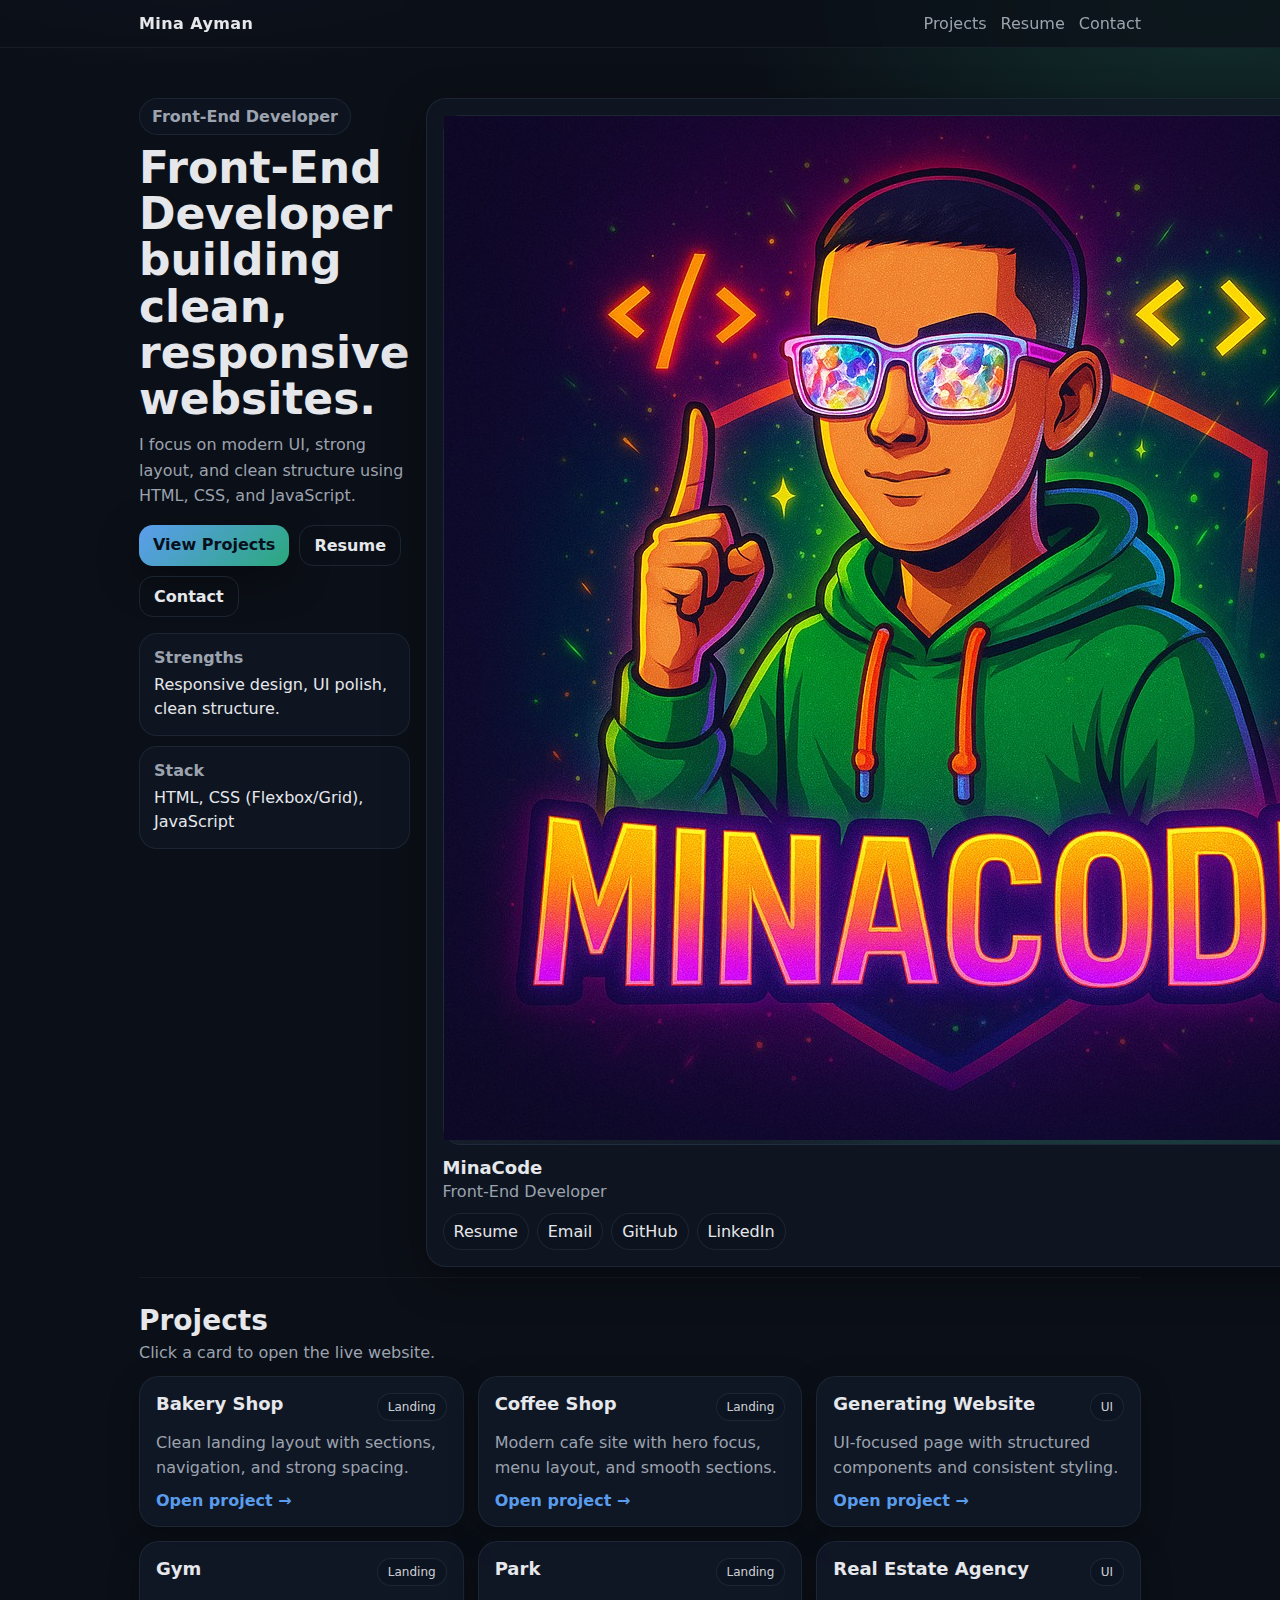
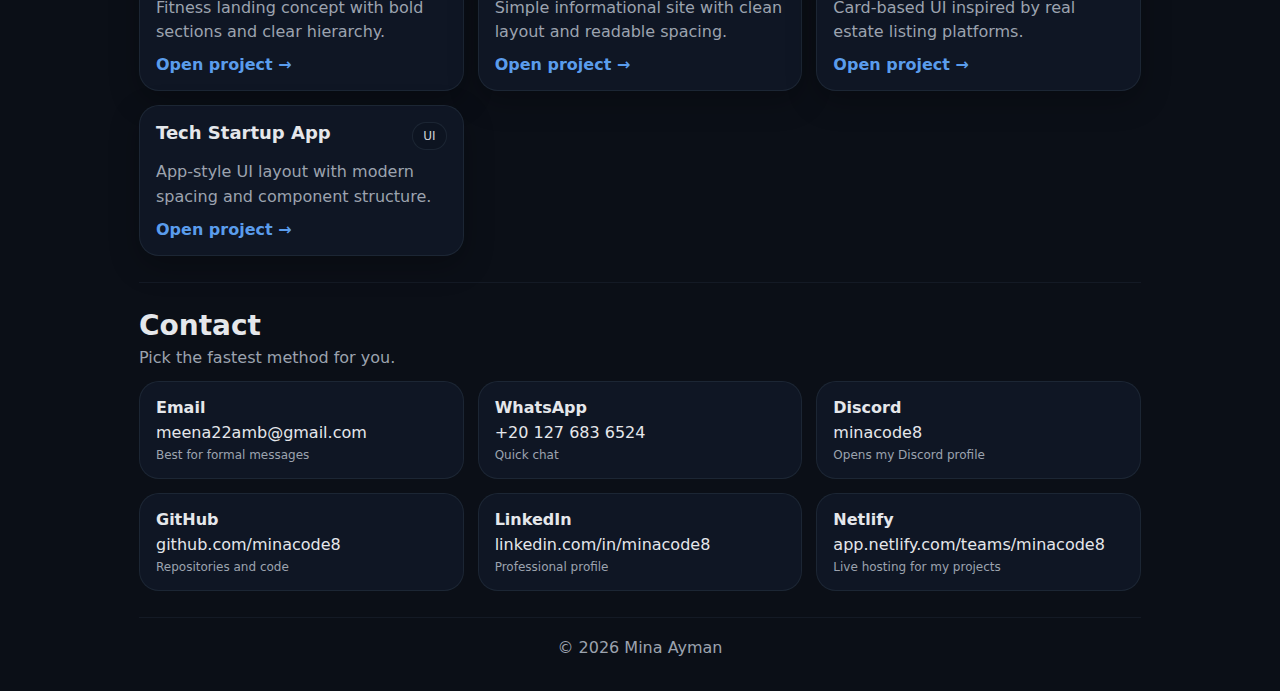
<file: portfolio/index.html>
<!doctype html>
<html lang="en">
<head>
  <meta charset="utf-8" />
  <meta name="viewport" content="width=device-width, initial-scale=1" />
  <title>Mina Ayman | Front-End Developer</title>
  <meta name="description" content="Front-end developer portfolio of Mina Ayman: responsive websites built with HTML, CSS, and JavaScript." />
  <meta name="theme-color" content="#0b0f17" />
  <link rel="stylesheet" href="styles.css" />
</head>

<body>
  <div class="cursor-spotlight" aria-hidden="true"></div>

  <header class="topbar">
    <div class="topbar-inner">
      <a class="brand" href="#top" aria-label="Go to top">Mina Ayman</a>

      <nav class="nav" aria-label="Primary">
        <a href="#projects">Projects</a>
        <a href="resume.pdf" target="_blank" rel="noreferrer">Resume</a>
        <a href="#contact">Contact</a>
      </nav>
    </div>
  </header>

  <main id="top" class="wrap">
    <section class="hero" aria-label="Intro">
      <div class="hero-text">
        <div class="badge">Front-End Developer</div>

        <h1>Front-End Developer building clean, responsive websites.</h1>
        <p class="hero-sub">
          I focus on modern UI, strong layout, and clean structure using HTML, CSS, and JavaScript.
        </p>

        <div class="hero-actions">
          <a class="btn" href="#projects">View Projects</a>
          <a class="btn ghost" href="resume.pdf" target="_blank" rel="noreferrer">Resume</a>
          <a class="btn ghost" href="#contact">Contact</a>
        </div>

        <div class="hero-mini" role="list">
          <div class="mini-card" role="listitem">
            <div class="mini-title">Strengths</div>
            <div class="mini-text">Responsive design, UI polish, clean structure.</div>
          </div>
          <div class="mini-card" role="listitem">
            <div class="mini-title">Stack</div>
            <div class="mini-text">HTML, CSS (Flexbox/Grid), JavaScript</div>
          </div>
        </div>
      </div>

      <aside class="hero-side" aria-label="Profile">
        <div class="profile-card">
          <div class="avatar" aria-hidden="true">
            <img src="images/logo.jpeg" alt="" loading="lazy" />
          </div>

          <div class="profile-info">
            <div class="profile-name">MinaCode</div>
            <div class="profile-role">Front-End Developer</div>
          </div>

          <div class="profile-links">
            <a class="pill" href="resume.pdf" target="_blank" rel="noreferrer">Resume</a>
            <a class="pill" href="mailto:meena22amb@gmail.com">Email</a>
            <a class="pill" href="https://github.com/minacode8" target="_blank" rel="noreferrer">GitHub</a>
            <a class="pill" href="https://www.linkedin.com/in/mina-ayman-5130a0269/" target="_blank" rel="noreferrer">LinkedIn</a>
          </div>
        </div>
      </aside>
    </section>

    <section id="projects" class="section" aria-label="Projects">
      <div class="section-head">
        <h2>Projects</h2>
        <p class="section-sub">Click a card to open the live website.</p>
      </div>

      <div class="grid">
        <a class="card" href="./bakery-shop/" target="_blank" rel="noreferrer" aria-label="Open Bakery Shop project">
          <div class="card-top">
            <div class="card-title">Bakery Shop</div>
            <div class="tag">Landing</div>
          </div>
          <div class="card-desc">Clean landing layout with sections, navigation, and strong spacing.</div>
          <div class="card-cta">Open project <span aria-hidden="true">→</span></div>
        </a>

        <a class="card" href="./coffee-shop/" target="_blank" rel="noreferrer" aria-label="Open Coffee Shop project">
          <div class="card-top">
            <div class="card-title">Coffee Shop</div>
            <div class="tag">Landing</div>
          </div>
          <div class="card-desc">Modern cafe site with hero focus, menu layout, and smooth sections.</div>
          <div class="card-cta">Open project <span aria-hidden="true">→</span></div>
        </a>

        <a class="card" href="./generating-website/" target="_blank" rel="noreferrer" aria-label="Open Generating Website project">
          <div class="card-top">
            <div class="card-title">Generating Website</div>
            <div class="tag">UI</div>
          </div>
          <div class="card-desc">UI-focused page with structured components and consistent styling.</div>
          <div class="card-cta">Open project <span aria-hidden="true">→</span></div>
        </a>

        <a class="card" href="./gym/" target="_blank" rel="noreferrer" aria-label="Open Gym project">
          <div class="card-top">
            <div class="card-title">Gym</div>
            <div class="tag">Landing</div>
          </div>
          <div class="card-desc">Fitness landing concept with bold sections and clear hierarchy.</div>
          <div class="card-cta">Open project <span aria-hidden="true">→</span></div>
        </a>

        <a class="card" href="./park/" target="_blank" rel="noreferrer" aria-label="Open Park project">
          <div class="card-top">
            <div class="card-title">Park</div>
            <div class="tag">Landing</div>
          </div>
          <div class="card-desc">Simple informational site with clean layout and readable spacing.</div>
          <div class="card-cta">Open project <span aria-hidden="true">→</span></div>
        </a>

        <a class="card" href="./real-estate-agency/" target="_blank" rel="noreferrer" aria-label="Open Real Estate Agency project">
          <div class="card-top">
            <div class="card-title">Real Estate Agency</div>
            <div class="tag">UI</div>
          </div>
          <div class="card-desc">Card-based UI inspired by real estate listing platforms.</div>
          <div class="card-cta">Open project <span aria-hidden="true">→</span></div>
        </a>

        <a class="card" href="./tech-startup-app/" target="_blank" rel="noreferrer" aria-label="Open Tech Startup App project">
          <div class="card-top">
            <div class="card-title">Tech Startup App</div>
            <div class="tag">UI</div>
          </div>
          <div class="card-desc">App-style UI layout with modern spacing and component structure.</div>
          <div class="card-cta">Open project <span aria-hidden="true">→</span></div>
        </a>
      </div>
    </section>

    <section id="contact" class="section" aria-label="Contact">
      <div class="section-head">
        <h2>Contact</h2>
        <p class="section-sub">Pick the fastest method for you.</p>
      </div>

      <div class="contact-grid">
        <a class="contact-card" href="mailto:meena22amb@gmail.com" aria-label="Email me at meena22amb@gmail.com">
          <div class="contact-title">Email</div>
          <div class="contact-value">meena22amb@gmail.com</div>
          <div class="contact-note">Best for formal messages</div>
        </a>

        <a class="contact-card" href="https://wa.me/201276836524" target="_blank" rel="noreferrer" aria-label="Chat with me on WhatsApp">
          <div class="contact-title">WhatsApp</div>
          <div class="contact-value">+20 127 683 6524</div>
          <div class="contact-note">Quick chat</div>
        </a>

        <a class="contact-card" href="https://discord.com/users/1356228217220104323" target="_blank" rel="noreferrer" aria-label="Visit my GitHub profile">
          <div class="contact-title">Discord</div>
          <div class="contact-value">minacode8</div>
          <div class="contact-note">Opens my Discord profile</div>
        </a>

        <a class="contact-card" href="https://github.com/minacode8" target="_blank" rel="noreferrer" aria-label="Visit my GitHub profile">
          <div class="contact-title">GitHub</div>
          <div class="contact-value">github.com/minacode8</div>
          <div class="contact-note">Repositories and code</div>
        </a>

        <a class="contact-card" href="https://www.linkedin.com/in/minacode8" target="_blank" rel="noreferrer" aria-label="Visit my LinkedIn profile">
          <div class="contact-title">LinkedIn</div>
          <div class="contact-value">linkedin.com/in/minacode8</div>
          <div class="contact-note">Professional profile</div>
        </a>

        <a class="contact-card" href="https://app.netlify.com/teams/minacode8" target="_blank" rel="noreferrer" aria-label="Open my Netlify live portfolio site">
          <div class="contact-title">Netlify</div>
          <div class="contact-value">app.netlify.com/teams/minacode8</div>
          <div class="contact-note">Live hosting for my projects</div>
        </a>
      </div>
    </section>

    <footer class="footer">
      <div>© <span id="year"></span> Mina Ayman</div>
    </footer>
  </main>

  <script>
    const yearEl = document.getElementById("year");
    if (yearEl) yearEl.textContent = new Date().getFullYear();

    const spotlight = document.querySelector(".cursor-spotlight");

    window.addEventListener("pointermove", (e) => {
      const x = (e.clientX / window.innerWidth) * 100;
      const y = (e.clientY / window.innerHeight) * 100;
      spotlight.style.setProperty("--mx", x + "%");
      spotlight.style.setProperty("--my", y + "%");
    }, { passive: true });

    const targets = document.querySelectorAll(".btn, .card, .contact-card, .pill");

    targets.forEach((el) => {
      el.classList.add("ripple");

      el.addEventListener("pointerdown", (e) => {
        if (e.pointerType === "mouse" && e.button !== 0) return;

        const rect = el.getBoundingClientRect();
        const ripple = document.createElement("span");
        ripple.className = "ripple-circle";
        ripple.style.left = (e.clientX - rect.left) + "px";
        ripple.style.top = (e.clientY - rect.top) + "px";

        const oldRipple = el.querySelector(".ripple-circle");
        if (oldRipple) oldRipple.remove();

        el.appendChild(ripple);
        ripple.addEventListener("animationend", () => ripple.remove());
      }, { passive: true });
    });
  </script>
</body>
</html>
</file>
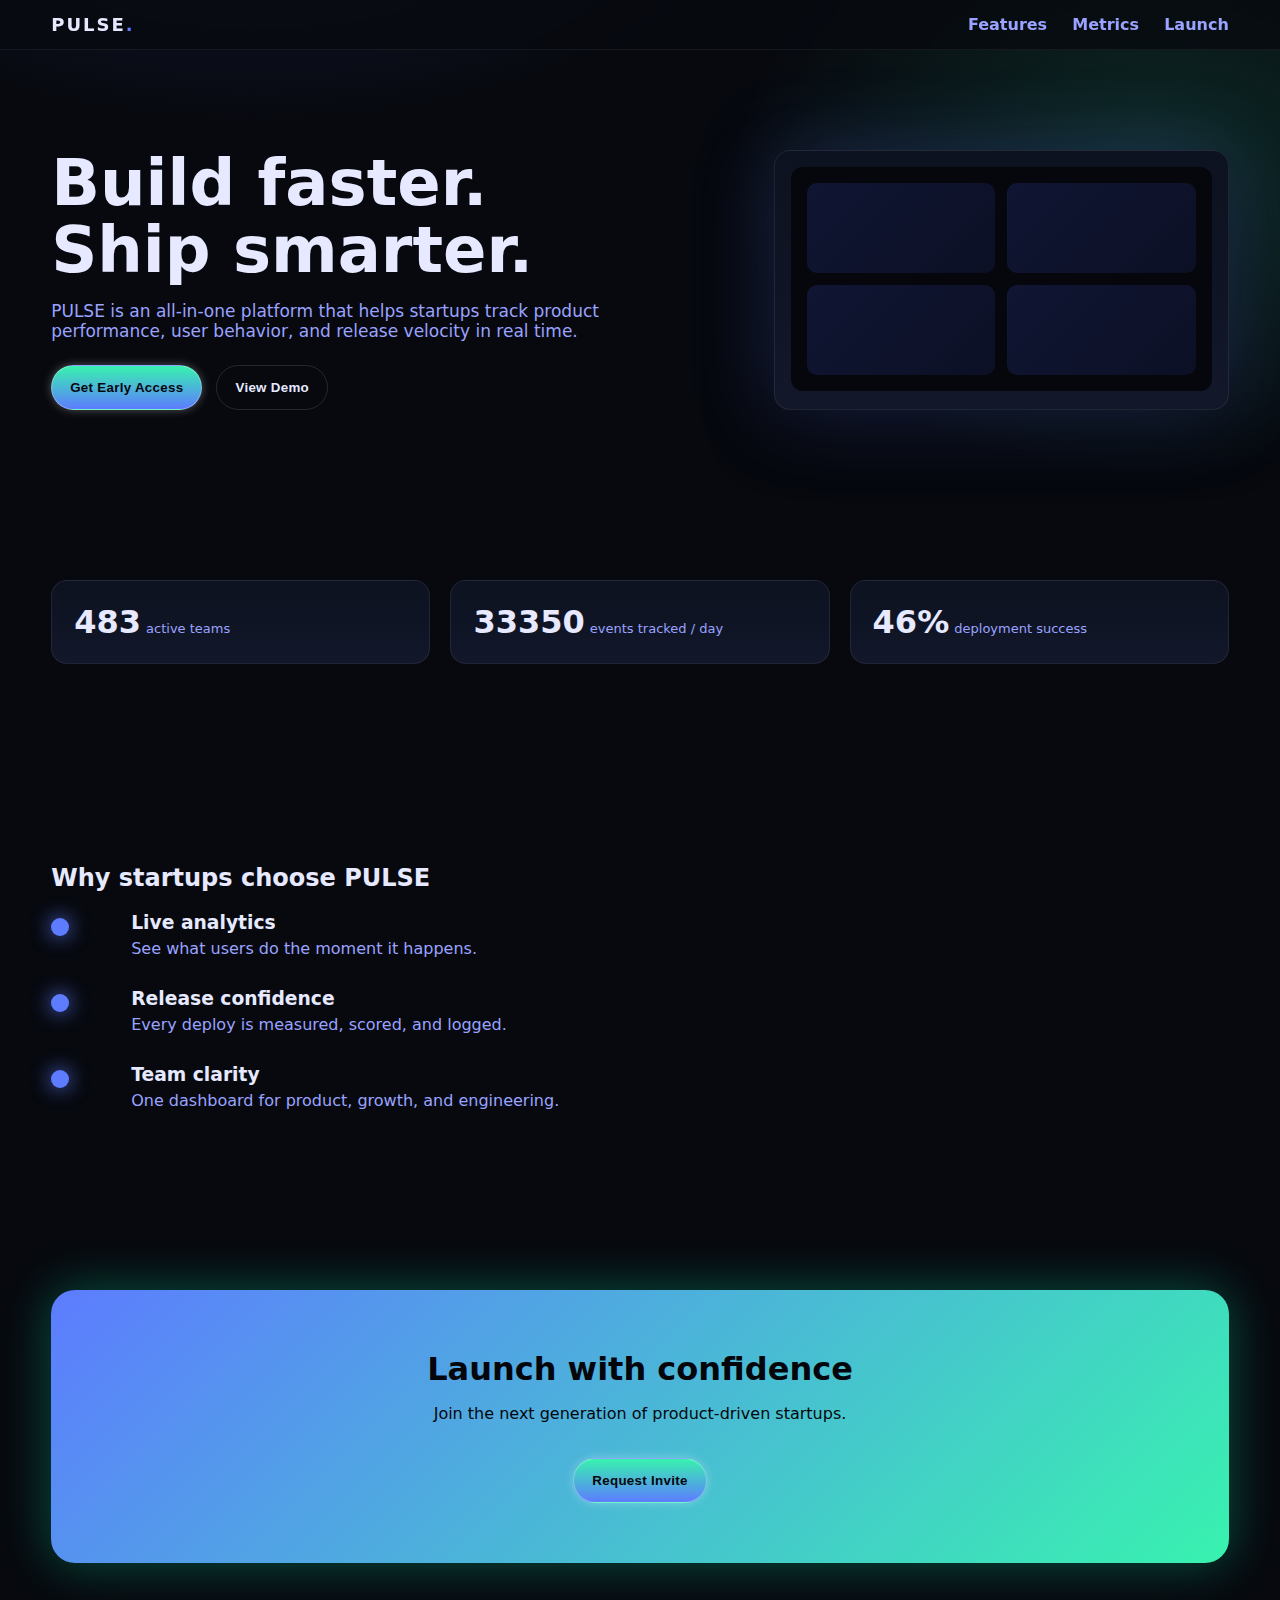
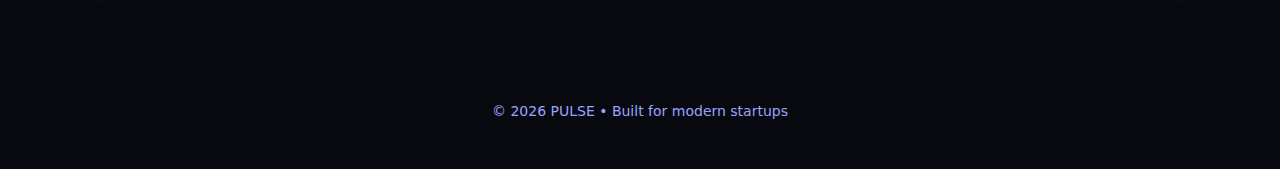
<file: portfolio/tech-startup-app/index.html>
<!DOCTYPE html>
<html lang="en">
<head>
<meta charset="UTF-8">
<meta name="viewport" content="width=device-width, initial-scale=1.0">
<title>PULSE | Tech Startup Platform</title>

<style>
:root{
  --bg:#07090f;
  --panel:#0d1220;
  --panel2:#12172a;
  --text:#e6e9ff;
  --muted:#9aa3ff;
  --accent:#5d7cff;
  --accent2:#38f2af;
  --danger:#ff5d7a;

  --radius:16px;
  --shadow:0 20px 60px rgba(0,0,0,.55);
  --glow:0 0 60px rgba(93,124,255,.35);
  --font: system-ui, -apple-system, Segoe UI, Roboto, Arial;
}

*{box-sizing:border-box}
html{scroll-behavior:smooth}
body{
  margin:0;
  font-family:var(--font);
  color:var(--text);
  background:
    radial-gradient(900px 500px at 20% -10%, rgba(93,124,255,.18), transparent 60%),
    radial-gradient(700px 500px at 90% 10%, rgba(56,242,175,.15), transparent 60%),
    var(--bg);
  overflow-x:hidden;
}

/* NAV */
nav{
  position:sticky;
  top:0;
  z-index:20;
  backdrop-filter: blur(12px);
  background: rgba(7,9,15,.75);
  border-bottom:1px solid rgba(255,255,255,.06);
}
.nav{
  width:min(1200px,92vw);
  margin:auto;
  padding:14px 0;
  display:flex;
  justify-content:space-between;
  align-items:center;
}
.logo{
  font-weight:900;
  letter-spacing:2px;
  font-size:18px;
}
.logo span{color:var(--accent)}
.nav a{
  color:var(--muted);
  text-decoration:none;
  margin-left:20px;
  font-weight:600;
}
.nav a:hover{color:var(--text)}

/* HERO */
header{
  padding:100px 0 80px;
}
.hero{
  width:min(1200px,92vw);
  margin:auto;
  display:grid;
  grid-template-columns:1.2fr .8fr;
  gap:40px;
}
@media(max-width:900px){
  .hero{grid-template-columns:1fr}
}

h1{
  font-size:clamp(36px,5vw,64px);
  line-height:1.05;
  margin:0 0 16px;
}
.lead{
  color:var(--muted);
  font-size:17px;
  max-width:60ch;
}

.actions{
  margin-top:24px;
  display:flex;
  gap:14px;
  flex-wrap:wrap;
}

.btn{
  padding:14px 18px;
  border-radius:999px;
  border:0;
  cursor:pointer;
  font-weight:700;
  letter-spacing:.3px;
}
.btn.primary{
  background:linear-gradient(0,var(--accent),var(--accent2));
  border:1px solid rgba(255,255,255,.3);
  color:#05070d;
  box-shadow:0 0 10px rgba(255,255,255,.3);
}
.btn.ghost{
  background:transparent;
  color:var(--text);
  border:1px solid rgba(255,255,255,.12);
}

/* PRODUCT MOCK */
.mock{
  border-radius:var(--radius);
  background:linear-gradient(180deg,var(--panel),var(--panel2));
  border:1px solid rgba(255,255,255,.08);
  box-shadow:var(--shadow);
  padding:16px;
  position:relative;
}
.mock::after{
  content:"";
  position:absolute;
  inset:-1px;
  border-radius:inherit;
  box-shadow:0 0 80px rgba(93,124,255,.25);
  pointer-events:none;
}
.screen{
  background:#05070d;
  border-radius:12px;
  padding:16px;
  display:grid;
  grid-template-columns:1fr 1fr;
  gap:12px;
}
.tile{
  height:90px;
  border-radius:10px;
  background:linear-gradient(135deg,#101533,#0c1025);
  position:relative;
  overflow:hidden;
}
.tile::before{
  content:"";
  position:absolute;
  inset:0;
  background:linear-gradient(120deg,transparent,rgba(93,124,255,.25),transparent);
  transform:translateX(-100%);
  animation:scan 3s infinite;
}
@keyframes scan{
  to{transform:translateX(100%)}
}

/* METRICS */
.metrics{
  margin-top:80px;
  display:grid;
  grid-template-columns:repeat(3,1fr);
  gap:20px;
}
@media(max-width:800px){
  .metrics{grid-template-columns:1fr}
}
.metric{
  background:linear-gradient(180deg,var(--panel),var(--panel2));
  border-radius:var(--radius);
  padding:22px;
  border:1px solid rgba(255,255,255,.08);
}
.metric strong{
  font-size:32px;
}
.metric span{
  color:var(--muted);
  font-size:13px;
}

/* FEATURES TIMELINE */
section{
  padding:90px 0;
}
.wrap{
  width:min(1200px,92vw);
  margin:auto;
}
.timeline{
  display:grid;
  gap:30px;
}
.step{
  display:grid;
  grid-template-columns:60px 1fr;
  gap:20px;
  align-items:start;
}
.dot{
  width:18px;
  height:18px;
  border-radius:50%;
  background:var(--accent);
  box-shadow:0 0 20px var(--accent);
  margin-top:6px;
}
.step h3{
  margin:0 0 6px;
}
.step p{
  margin:0;
  color:var(--muted);
}

/* CTA */
.cta{
  background:linear-gradient(135deg,var(--accent),var(--accent2));
  color:#04060c;
  border-radius:24px;
  padding:60px 30px;
  text-align:center;
  box-shadow:0 0 50px rgba(0, 255, 187, 0.3);
}
.cta h2{
  margin:0 0 14px;
  font-size:32px;
}

/* FOOTER */
footer{
  padding:50px 0;
  color:var(--muted);
  text-align:center;
  font-size:14px;
}
</style>
</head>

<body>

<nav>
  <div class="nav">
    <div class="logo">PULSE<span>.</span></div>
    <div>
      <a href="#features">Features</a>
      <a href="#metrics">Metrics</a>
      <a href="#launch">Launch</a>
    </div>
  </div>
</nav>

<header>
  <div class="hero">
    <div>
      <h1>Build faster.<br>Ship smarter.</h1>
      <p class="lead">
        PULSE is an all-in-one platform that helps startups track product performance,
        user behavior, and release velocity in real time.
      </p>

      <div class="actions">
        <button class="btn primary">Get Early Access</button>
        <button class="btn ghost">View Demo</button>
      </div>
    </div>

    <div class="mock">
      <div class="screen">
        <div class="tile"></div>
        <div class="tile"></div>
        <div class="tile"></div>
        <div class="tile"></div>
      </div>
    </div>
  </div>
</header>

<section id="metrics">
  <div class="wrap metrics">
    <div class="metric">
      <strong id="m1">0</strong>
      <span>active teams</span>
    </div>
    <div class="metric">
      <strong id="m2">0</strong>
      <span>events tracked / day</span>
    </div>
    <div class="metric">
      <strong id="m3">0%</strong>
      <span>deployment success</span>
    </div>
  </div>
</section>

<section id="features">
  <div class="wrap">
    <h2>Why startups choose PULSE</h2>
    <div class="timeline">
      <div class="step">
        <div class="dot"></div>
        <div>
          <h3>Live analytics</h3>
          <p>See what users do the moment it happens.</p>
        </div>
      </div>
      <div class="step">
        <div class="dot"></div>
        <div>
          <h3>Release confidence</h3>
          <p>Every deploy is measured, scored, and logged.</p>
        </div>
      </div>
      <div class="step">
        <div class="dot"></div>
        <div>
          <h3>Team clarity</h3>
          <p>One dashboard for product, growth, and engineering.</p>
        </div>
      </div>
    </div>
  </div>
</section>

<section id="launch">
  <div class="wrap">
    <div class="cta">
      <h2>Launch with confidence</h2>
      <p>Join the next generation of product-driven startups.</p>
      <br>
      <button class="btn primary">Request Invite</button>
    </div>
  </div>
</section>

<footer>
  © 2026 PULSE • Built for modern startups
</footer>

<script>
/* animated metrics */
const animate=(id,target,suffix="")=>{
  let v=0;
  const el=document.getElementById(id);
  const step=Math.ceil(target/60);
  const i=setInterval(()=>{
    v+=step;
    if(v>=target){v=target;clearInterval(i)}
    el.textContent=v+suffix;
  },30);
};
animate("m1",1240);
animate("m2",87000);
animate("m3",99,"%");
</script>

</body>
</html>
</file>
<file: portfolio/styles.css>
:root{
  --bg:#0b0f17;
  --panel: rgba(17,24,39,.65);
  --panel2: rgba(17,24,39,.85);
  --line: rgba(31,41,55,.85);
  --text:#e5e7eb;
  --muted:#9ca3af;
  --a1:#60a5fa;
  --a2:#34d399;
  --shadow: 0 12px 40px rgba(0,0,0,.35);
}

*{box-sizing:border-box}
html{scroll-behavior:smooth}
body{
  margin:0;
  font-family:system-ui,-apple-system,Segoe UI,Roboto,Arial;
  background:
    radial-gradient(900px 500px at 15% -10%, rgba(96,165,250,.22), transparent 60%),
    radial-gradient(900px 500px at 95% 0%, rgba(52,211,153,.16), transparent 55%),
    var(--bg);
  color:var(--text);
}

a{color:inherit;text-decoration:none}

.wrap{max-width:1050px;margin:0 auto;padding:24px}

.topbar{
  position:sticky;top:0;z-index:10;
  background:rgba(11,15,23,.72);
  backdrop-filter: blur(10px);
  border-bottom:1px solid rgba(31,41,55,.55);
}
.topbar-inner{
  max-width:1050px;
  margin:0 auto;
  padding:14px 24px;
  display:flex;
  align-items:center;
  justify-content:space-between;
  gap:12px;
}
.brand{
  font-weight:900;
  letter-spacing:.4px;
}
.nav{
  display:flex;
  gap:14px;
}
.nav a{color:var(--muted)}
.nav a:hover{color:var(--text)}

.hero{
  display:grid;
  grid-template-columns: 1.3fr .7fr;
  gap:16px;
  padding:26px 0 10px;
}
.badge{
  display:inline-flex;
  padding:8px 12px;
  border:1px solid var(--line);
  background:rgba(17,24,39,.55);
  border-radius:999px;
  color:var(--muted);
  font-weight:600;
  margin-bottom:10px;
}
.hero h1{
  margin:0 0 10px;
  font-size:44px;
  line-height:1.05;
}
.hero-sub{
  margin:0 0 16px;
  color:var(--muted);
  max-width:60ch;
  line-height:1.6;
}
.hero-actions{
  display:flex;
  gap:10px;
  flex-wrap:wrap;
  margin-bottom:16px;
}

.btn{
  padding:10px 14px;
  border-radius:14px;
  border:0;
  font-weight:800;
  color:#08101d;
  background: linear-gradient(135deg, rgba(96,165,250,.95), rgba(52,211,153,.78));
  box-shadow: var(--shadow);
}
.btn.ghost{
  background:transparent;
  color:var(--text);
  border:1px solid var(--line);
  box-shadow:none;
}

.hero-mini{
  display:flex;
  gap:10px;
  flex-wrap:wrap;
}
.mini-card{
  flex:1;
  min-width:220px;
  padding:14px;
  border-radius:18px;
  border:1px solid var(--line);
  background:var(--panel);
}
.mini-title{color:var(--muted);font-weight:700;margin-bottom:6px}
.mini-text{color:var(--text);line-height:1.5}

.profile-card{
  border:1px solid var(--line);
  background:var(--panel);
  border-radius:20px;
  padding:16px;
  box-shadow: var(--shadow);
}
.avatar{
  width:100%;
  aspect-ratio: 1 / 1;
  border-radius:18px;
  border:1px solid rgba(31,41,55,.7);
  background:
    radial-gradient(circle at 30% 20%, rgba(96,165,250,.45), transparent 45%),
    radial-gradient(circle at 70% 70%, rgba(52,211,153,.40), transparent 50%),
    rgba(31,41,55,.45);
}
.profile-info{margin-top:12px}
.profile-name{font-size:18px;font-weight:900}
.profile-role{color:var(--muted);margin-top:4px}
.profile-links{
  margin-top:12px;
  display:flex;
  gap:8px;
  flex-wrap:wrap;
}
.pill{
  padding:8px 10px;
  border-radius:999px;
  border:1px solid var(--line);
  background:rgba(11,15,23,.25);
  color:var(--text);
}
.pill:hover{border-color: rgba(96,165,250,.85)}
.profile-note{margin-top:12px;color:var(--muted);font-size:12px;line-height:1.5}

.section{padding:26px 0;border-top:1px solid rgba(31,41,55,.45)}
.section-head{display:flex;flex-direction:column;gap:6px;margin-bottom:14px}
.section h2{margin:0;font-size:28px}
.section-sub{margin:0;color:var(--muted)}

.grid{
  display:grid;
  grid-template-columns: repeat(3, 1fr);
  gap:14px;
}

.card{
  border:1px solid var(--line);
  background:var(--panel2);
  border-radius:20px;
  padding:16px;
  box-shadow: 0 10px 30px rgba(0,0,0,.25);
  transition: transform .15s, border-color .15s;
  display:flex;
  flex-direction:column;
  gap:10px;
}
.card:hover{
  transform: translateY(-3px);
  border-color: rgba(96,165,250,.9);
}
.card-top{
  display:flex;
  align-items:flex-start;
  justify-content:space-between;
  gap:10px;
}
.card-title{font-weight:900;font-size:18px}
.tag{
  padding:6px 10px;
  border-radius:999px;
  border:1px solid rgba(31,41,55,.85);
  color:rgba(229,231,235,.9);
  background:rgba(11,15,23,.22);
  font-size:12px;
  white-space:nowrap;
}
.card-desc{
  color:var(--muted);
  line-height:1.55;
  min-height:44px;
}
.card-cta{
  margin-top:auto;
  color: rgba(96,165,250,.95);
  font-weight:800;
}

.contact-grid{
  display:grid;
  grid-template-columns: repeat(3, 1fr);
  gap:14px;
}
.contact-card{
  border:1px solid var(--line);
  background:var(--panel2);
  border-radius:20px;
  padding:16px;
  transition: transform .15s, border-color .15s;
}
.contact-card:hover{
  transform: translateY(-3px);
  border-color: rgba(52,211,153,.9);
}
.contact-title{font-weight:900}
.contact-value{margin-top:6px;color:var(--text)}
.contact-note{margin-top:6px;color:var(--muted);font-size:12px}

.small-note{
  margin-top:14px;
  color:var(--muted);
  font-size:13px;
  line-height:1.6;
}

.footer{
  padding:20px 0 10px;
  color:var(--muted);
  text-align:center;
  border-top:1px solid rgba(31,41,55,.45);
}

@media (max-width: 1000px){
  .grid{grid-template-columns: repeat(2, 1fr)}
  .contact-grid{grid-template-columns: repeat(2, 1fr)}
  .hero{grid-template-columns: 1fr}
  .hero h1{font-size:38px}
}
@media (max-width: 650px){
  .grid{grid-template-columns: 1fr}
  .contact-grid{grid-template-columns: 1fr}
  .hero h1{font-size:32px}
}
</file>
